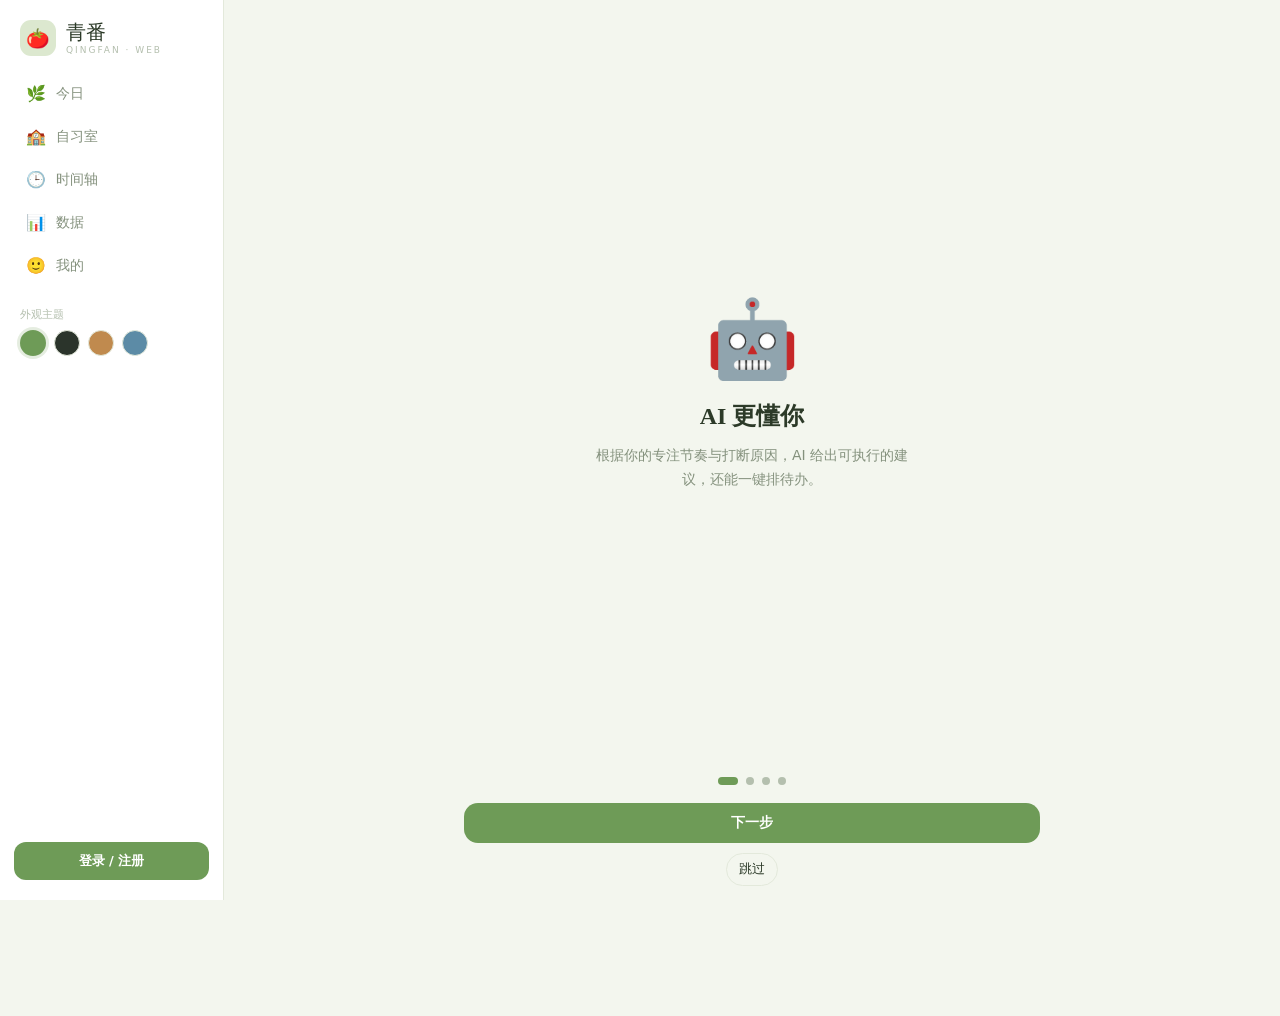
<file: index.html>
<!DOCTYPE html>
<html lang="zh-CN">
<head>
  <meta charset="UTF-8" />
  <meta name="viewport" content="width=device-width, initial-scale=1" />
  <title>青番 · AI 番茄钟</title>
  <meta http-equiv="refresh" content="0; url=app.html" />
  <script>location.replace('app.html');</script>
</head>
<body>
  正在进入青番… 若未自动跳转，请点 <a href="app.html">这里</a>。
</body>
</html>
</file>
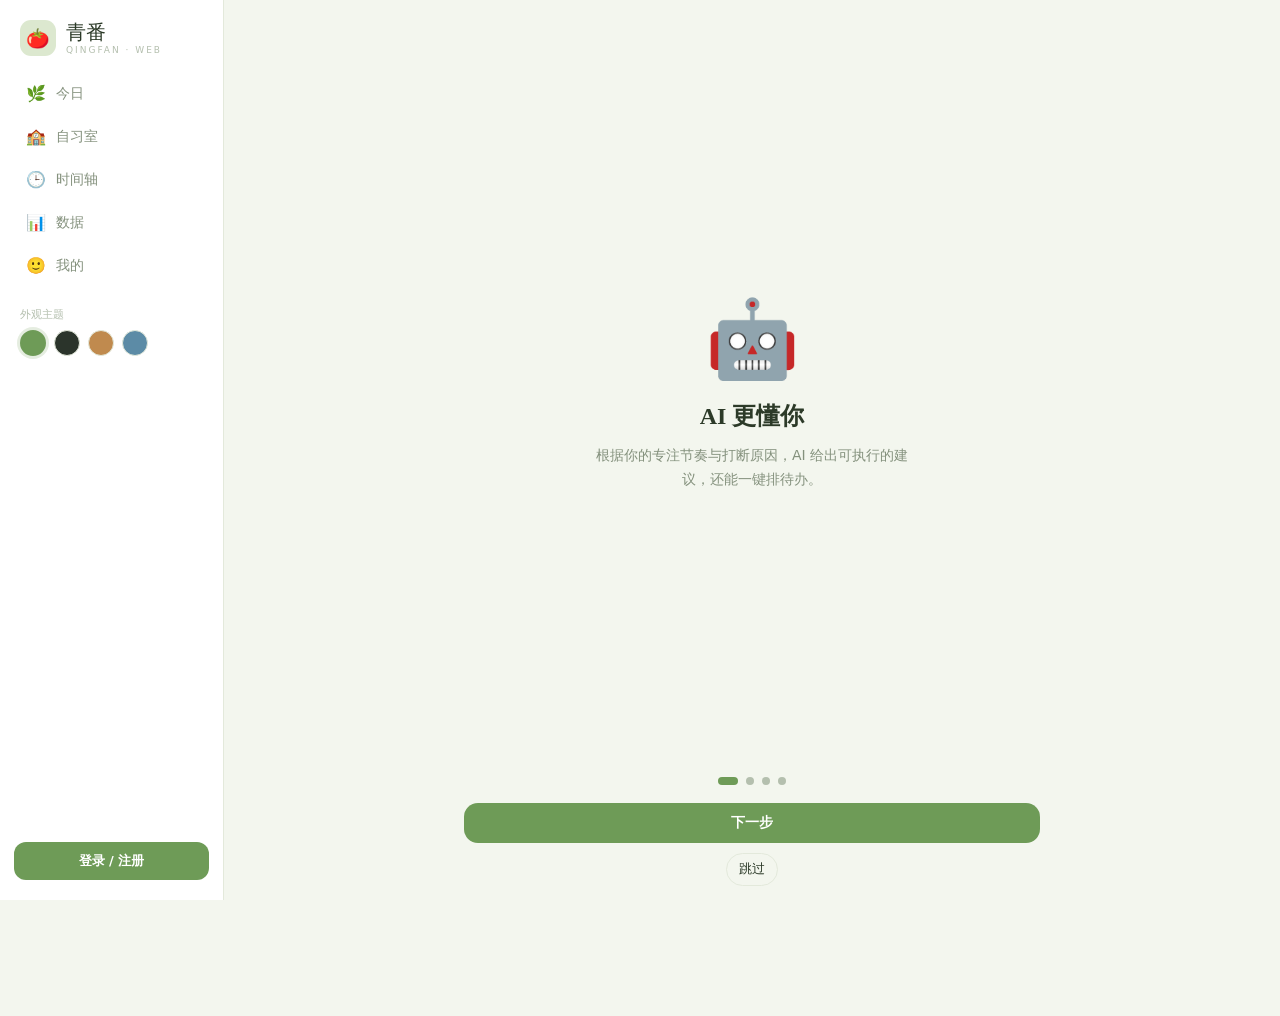
<file: app.html>
<!DOCTYPE html>
<html lang="zh-CN" data-theme="green">
<head>
  <meta charset="UTF-8" />
  <meta name="viewport" content="width=device-width, initial-scale=1, viewport-fit=cover" />
  <title>青番 · AI 番茄钟</title>
  <link rel="stylesheet" href="app.css" />
</head>
<body>
  <div class="app">
    <aside class="sidenav">
      <div class="sidenav__brand">
        <span class="sidenav__mark">🍅</span>
        <div>
          <div class="sidenav__name">青番</div>
          <div class="sidenav__en">QINGFAN · WEB</div>
        </div>
      </div>
      <nav class="sidenav__nav">
        <div class="sidenav__item" data-route="today"><span class="ic">🌿</span>今日</div>
        <div class="sidenav__item" data-route="studyroom"><span class="ic">🏫</span>自习室</div>
        <div class="sidenav__item" data-route="timeline"><span class="ic">🕒</span>时间轴</div>
        <div class="sidenav__item" data-route="data"><span class="ic">📊</span>数据</div>
        <div class="sidenav__item" data-route="me"><span class="ic">🙂</span>我的</div>
      </nav>
      <div class="sidenav__theme">
        <div class="sidenav__theme-label">外观主题</div>
        <div class="sidenav__dots" id="themeDots">
          <span data-th="green" title="青番绿"></span>
          <span data-th="dark" title="深夜墨"></span>
          <span data-th="dawn" title="晨光暖"></span>
          <span data-th="ocean" title="静谧蓝"></span>
        </div>
      </div>
      <div class="sidenav__spacer"></div>
      <button class="sidenav__login" id="userChip" type="button">登录 / 注册</button>
    </aside>

    <main class="main">
      <div class="main__inner" id="view"></div>
    </main>
  </div>

  <nav class="tabbar">
    <div class="tabbar__item" data-route="today"><span class="ic">🌿</span>今日</div>
    <div class="tabbar__item" data-route="studyroom"><span class="ic">🏫</span>自习室</div>
    <div class="tabbar__item" data-route="timeline"><span class="ic">🕒</span>时间轴</div>
    <div class="tabbar__item" data-route="data"><span class="ic">📊</span>数据</div>
    <div class="tabbar__item" data-route="me"><span class="ic">🙂</span>我的</div>
  </nav>

  <div id="modalRoot"></div>

  <script src="config.js"></script>
  <script src="auth.js"></script>
  <script src="api.js"></script>
  <script src="store.js"></script>
  <script src="app.js"></script>
</body>
</html>
</file>
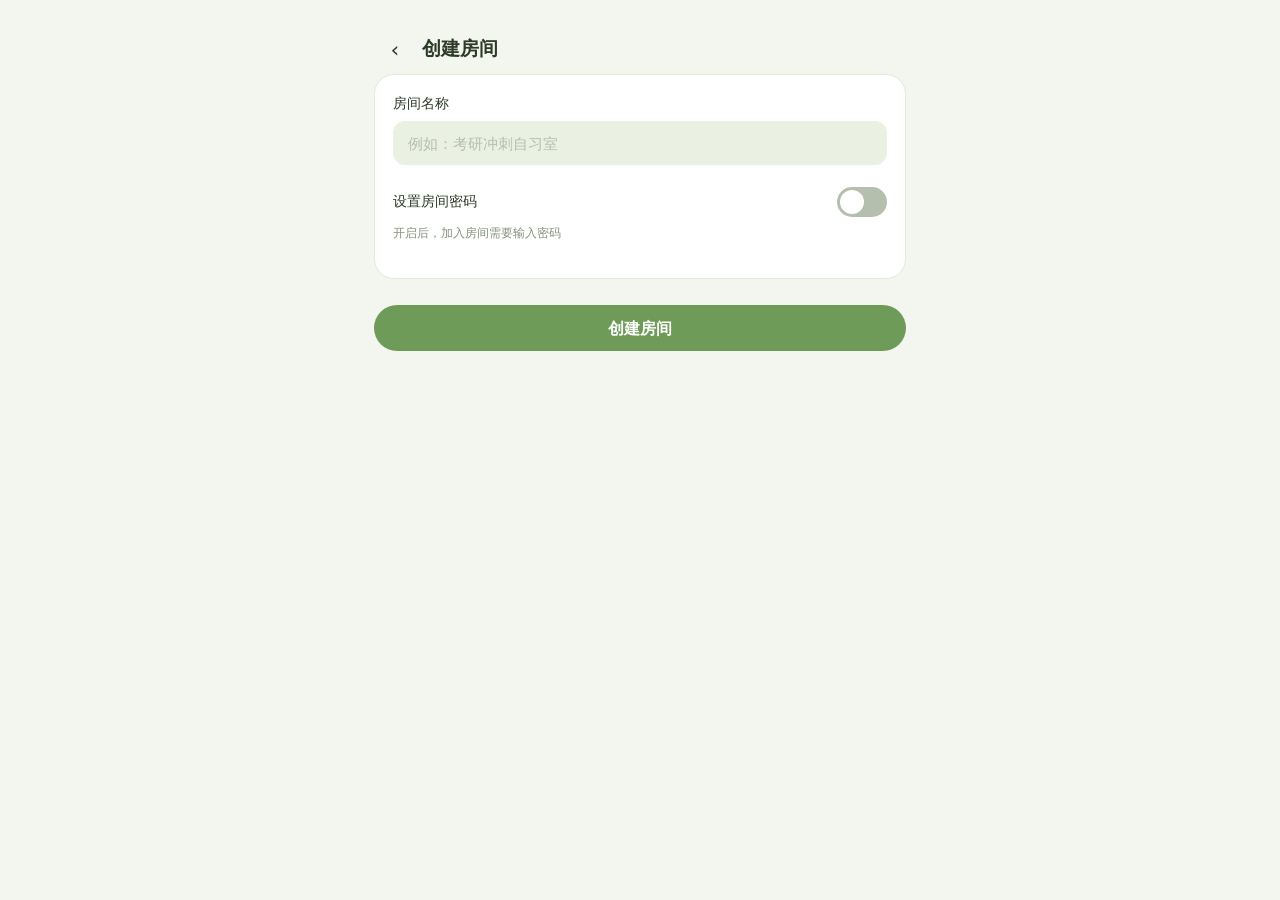
<file: create.html>
<!DOCTYPE html>
<html lang="zh-CN">
<head>
  <meta charset="UTF-8" />
  <meta name="viewport" content="width=device-width, initial-scale=1, viewport-fit=cover" />
  <title>创建房间</title>
  <link rel="stylesheet" href="styles.css" />
</head>
<body>
  <main class="page">
    <div class="topbar">
      <button class="topbar__back" id="back" type="button">‹</button>
      <div class="topbar__title">创建房间</div>
    </div>

    <div class="form-card">
      <div class="label">房间名称</div>
      <input class="input" id="name" placeholder="例如：考研冲刺自习室" maxlength="60" />

      <div class="switch-row">
        <div class="label no-margin">设置房间密码</div>
        <button class="switch" id="pwdSwitch" type="button" aria-pressed="false"></button>
      </div>
      <div class="hint">开启后，加入房间需要输入密码</div>

      <input class="input" id="password" placeholder="请输入房间密码" maxlength="32" type="password" hidden />
    </div>

    <button class="submit" id="submit" type="button">创建房间</button>
  </main>

  <script src="config.js"></script>
  <script src="auth.js"></script>
  <script src="api.js"></script>
  <script src="create.js"></script>
</body>
</html>
</file>
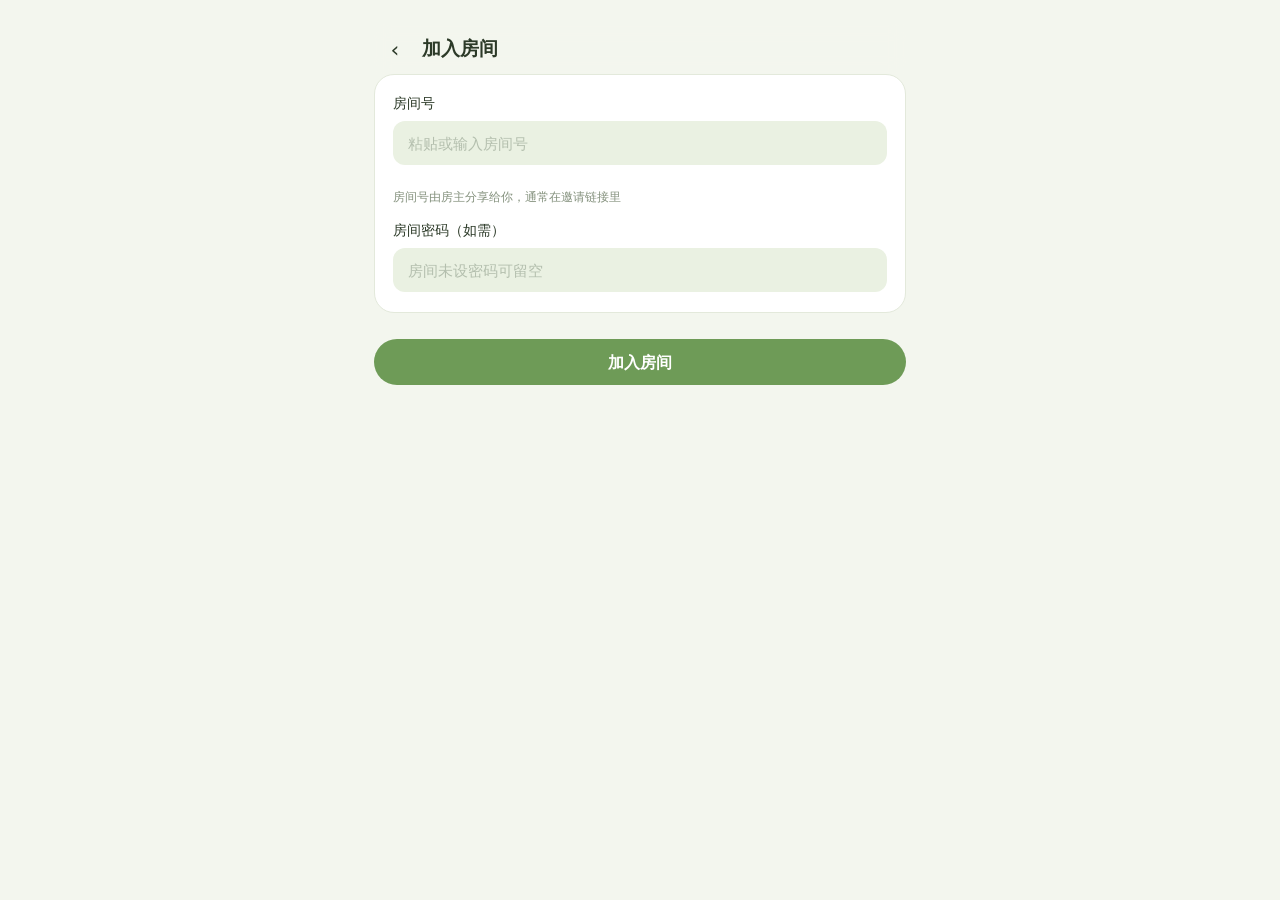
<file: join.html>
<!DOCTYPE html>
<html lang="zh-CN">
<head>
  <meta charset="UTF-8" />
  <meta name="viewport" content="width=device-width, initial-scale=1, viewport-fit=cover" />
  <title>加入房间</title>
  <link rel="stylesheet" href="styles.css" />
</head>
<body>
  <main class="page">
    <div class="topbar">
      <button class="topbar__back" id="back" type="button">‹</button>
      <div class="topbar__title">加入房间</div>
    </div>

    <div class="form-card">
      <div class="label">房间号</div>
      <input class="input with-gap" id="roomId" placeholder="粘贴或输入房间号" />
      <div class="hint">房间号由房主分享给你，通常在邀请链接里</div>

      <div class="label">房间密码（如需）</div>
      <input class="input" id="password" placeholder="房间未设密码可留空" maxlength="32" type="password" />
    </div>

    <button class="submit" id="submit" type="button">加入房间</button>
  </main>

  <script src="config.js"></script>
  <script src="auth.js"></script>
  <script src="api.js"></script>
  <script src="join.js"></script>
</body>
</html>
</file>
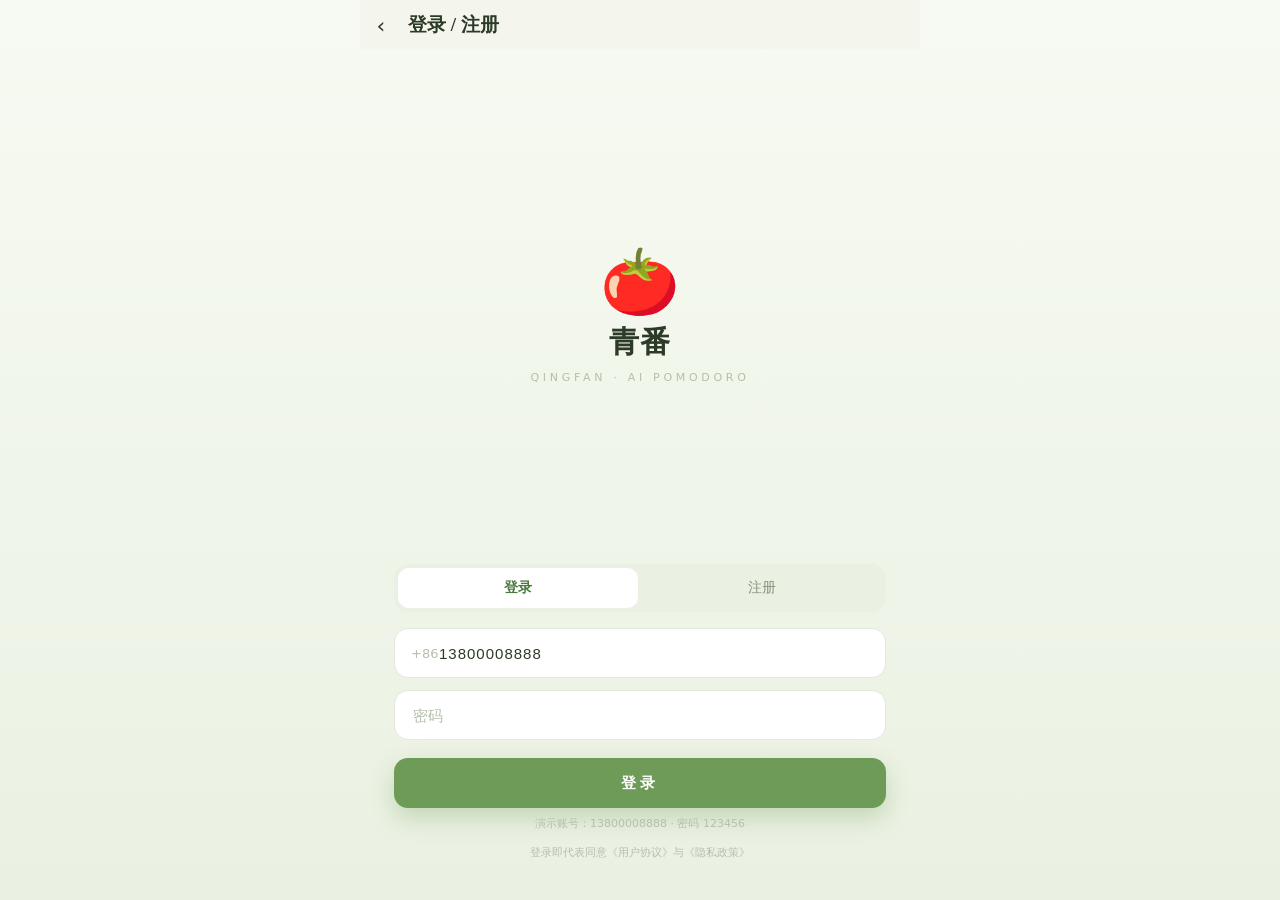
<file: login.html>
<!DOCTYPE html>
<html lang="zh-CN">
<head>
  <meta charset="UTF-8" />
  <meta name="viewport" content="width=device-width, initial-scale=1, viewport-fit=cover" />
  <title>登录 · 青番</title>
  <link rel="stylesheet" href="styles.css" />
</head>
<body class="login-body">
  <main class="login">
    <div class="topbar">
      <button class="topbar__back" id="back" type="button">‹</button>
      <div class="topbar__title">登录 / 注册</div>
    </div>

    <!-- 品牌 -->
    <div class="login__brand">
      <div class="login__tomato">🍅</div>
      <div class="login__name">青番</div>
      <div class="login__slogan">QINGFAN · AI POMODORO</div>
    </div>

    <!-- 已登录状态 -->
    <div class="login__panel" id="loggedPanel" hidden>
      <div class="login__logged">当前账号：<b id="loggedName"></b></div>
      <button class="login__btn" id="logoutBtn" type="button">退出登录</button>
    </div>

    <!-- 登录 / 注册 -->
    <div class="login__panel" id="authPanel">
      <div class="tabs">
        <button class="tab is-on" data-mode="login" type="button">登录</button>
        <button class="tab" data-mode="register" type="button">注册</button>
      </div>

      <!-- 登录 -->
      <div id="loginForm">
        <div class="field">
          <span class="field__prefix">+86</span>
          <input class="field__input" id="loginPhone" placeholder="手机号" maxlength="20" inputmode="numeric" />
        </div>
        <div class="field">
          <input class="field__input" id="loginPwd" type="password" placeholder="密码" maxlength="20" />
        </div>
        <button class="login__btn" id="doLogin" type="button">登录</button>
        <div class="login__demo">演示账号：13800008888 · 密码 123456</div>
      </div>

      <!-- 注册 -->
      <div id="registerForm" hidden>
        <div class="field">
          <input class="field__input" id="regName" placeholder="用户名" maxlength="20" />
        </div>
        <div class="field">
          <span class="field__prefix">+86</span>
          <input class="field__input" id="regPhone" placeholder="手机号" maxlength="20" inputmode="numeric" />
        </div>
        <div class="field">
          <input class="field__input" id="regPwd" type="password" placeholder="密码（至少 6 位）" maxlength="20" />
        </div>
        <div class="field">
          <input class="field__input" id="regPwd2" type="password" placeholder="确认密码" maxlength="20" />
        </div>
        <div class="field">
          <input class="field__input" id="regCode" placeholder="验证码" maxlength="6" inputmode="numeric" />
          <button class="code-btn" id="sendCode" type="button">获取验证码</button>
        </div>
        <button class="login__btn" id="doRegister" type="button">注册</button>
        <div class="login__demo">演示验证码：1234</div>
      </div>

      <div class="login__agree">登录即代表同意《用户协议》与《隐私政策》</div>
    </div>
  </main>

  <script src="config.js"></script>
  <script src="auth.js"></script>
  <script src="api.js"></script>
  <script src="login.js"></script>
</body>
</html>
</file>
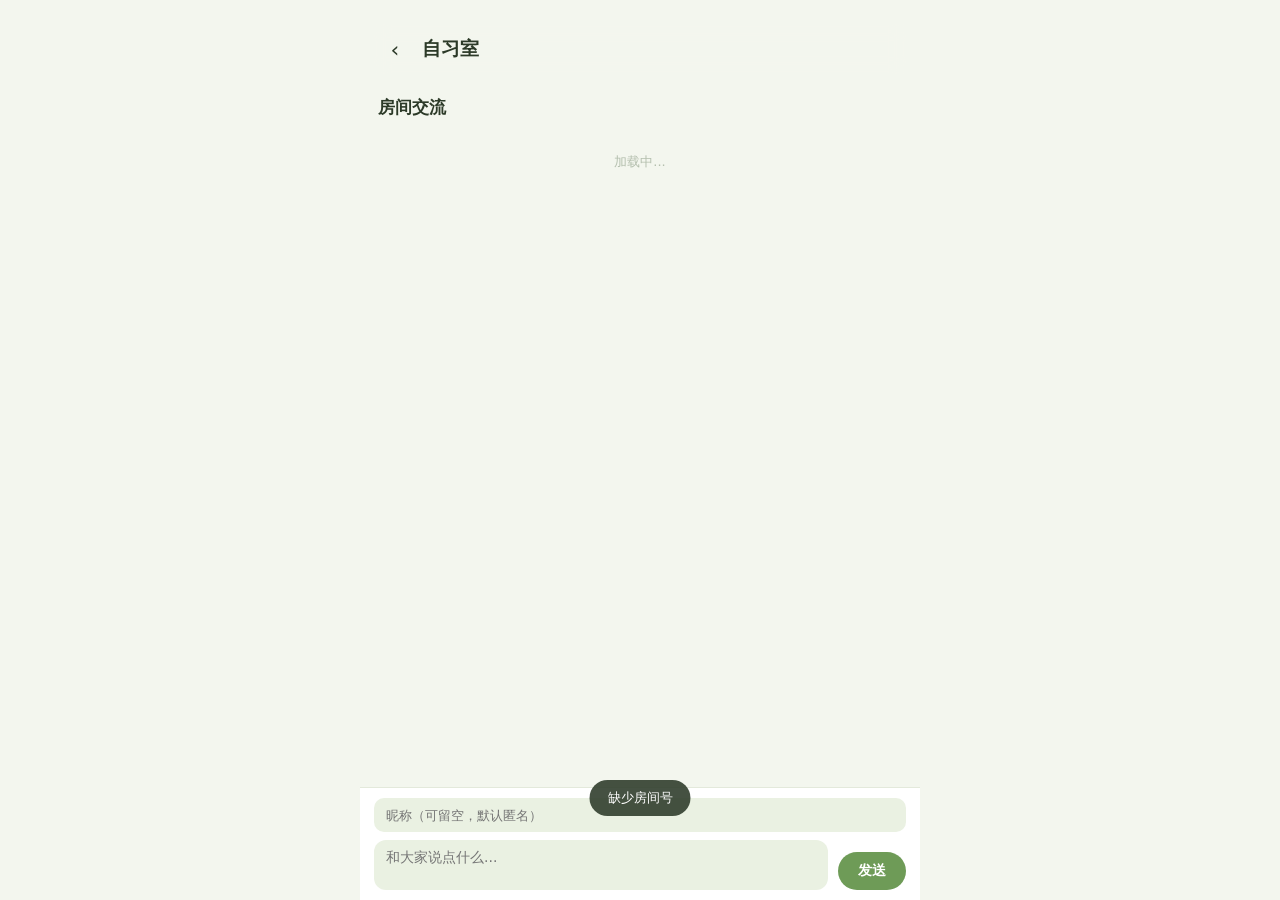
<file: room.html>
<!DOCTYPE html>
<html lang="zh-CN">
<head>
  <meta charset="UTF-8" />
  <meta name="viewport" content="width=device-width, initial-scale=1, viewport-fit=cover" />
  <title>自习室</title>
  <link rel="stylesheet" href="styles.css" />
</head>
<body>
  <main class="page" style="padding-bottom: 160px;">
    <div class="topbar">
      <button class="topbar__back" id="back" type="button">‹</button>
      <div class="topbar__title" id="navTitle">自习室</div>
    </div>

    <div class="room-card" id="roomCard" hidden>
      <div class="room-head">
        <div class="room-name" id="roomName"></div>
        <div class="tag locked" id="roomLocked" hidden>有密码</div>
      </div>
      <div class="room-sub">
        <span id="memberCount">0</span> 位成员
        <span class="link" id="toggleMembers">查看成员</span>
      </div>
      <div class="members" id="members" hidden></div>
      <div class="room-actions">
        <button class="mini-btn" id="invite" type="button">邀请同学</button>
        <button class="mini-btn" id="copyId" type="button">复制房间号</button>
        <button class="mini-btn danger" id="deleteRoom" type="button" hidden>解散房间</button>
        <button class="mini-btn" id="leaveRoom" type="button" hidden>退出房间</button>
      </div>
    </div>

    <div class="section-title">房间交流</div>
    <div class="list" id="list"></div>
    <div class="tip" id="tip">加载中...</div>

    <div class="footer">
      <div class="reply-bar" id="replyBar" hidden>
        <span>回复 @<span id="replyName"></span></span>
        <span class="reply-cancel" id="cancelReply">取消</span>
      </div>
      <input class="nickname-input" id="nickname" placeholder="昵称（可留空，默认匿名）" maxlength="20" />
      <div class="input-row">
        <textarea class="content-input" id="content" placeholder="和大家说点什么..." maxlength="500"></textarea>
        <button class="submit-btn" id="submit" type="button">发送</button>
      </div>
    </div>
  </main>

  <script src="config.js"></script>
  <script src="auth.js"></script>
  <script src="api.js"></script>
  <script src="room.js"></script>
</body>
</html>
</file>
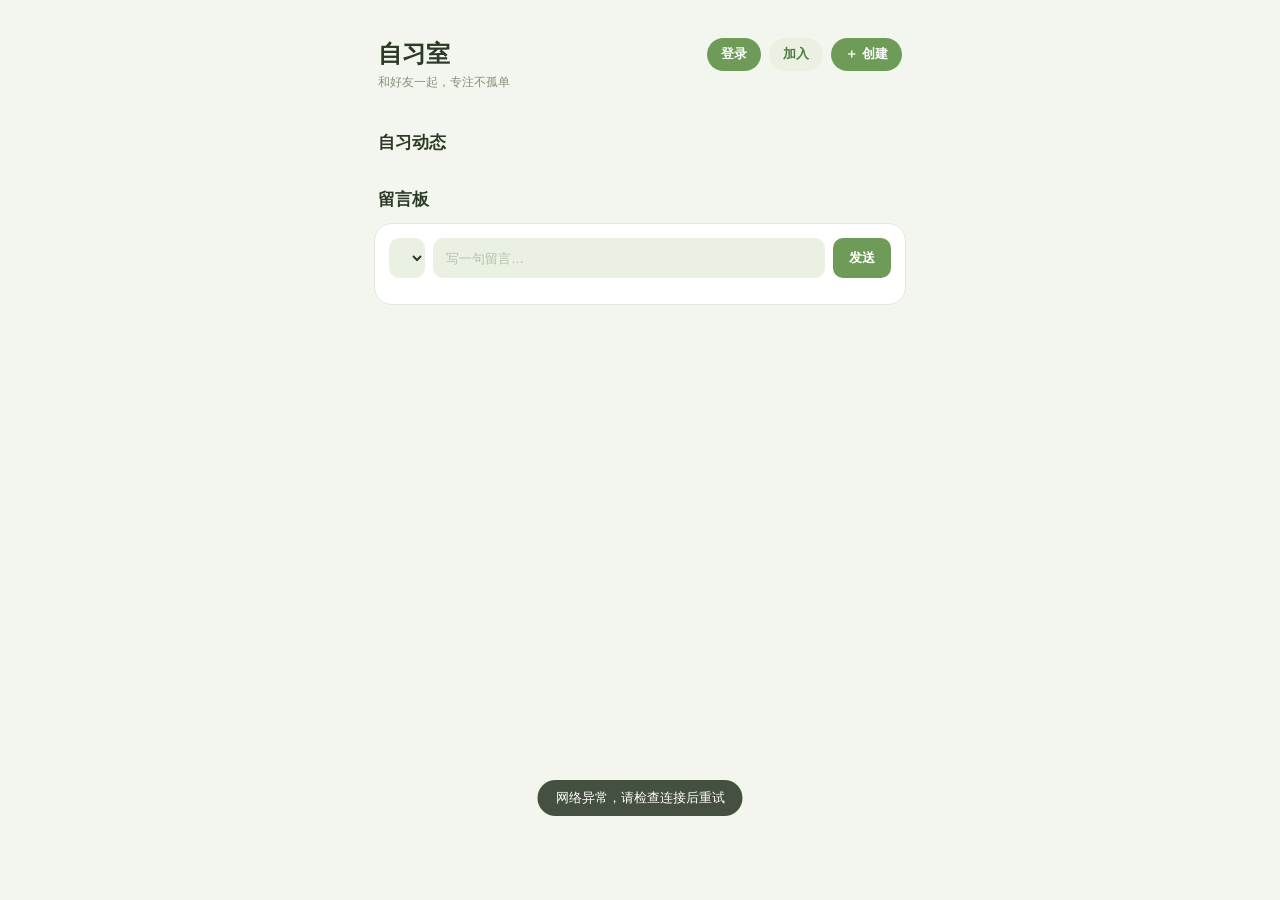
<file: studyroom.html>
<!DOCTYPE html>
<html lang="zh-CN">
<head>
  <meta charset="UTF-8" />
  <meta name="viewport" content="width=device-width, initial-scale=1, viewport-fit=cover" />
  <title>自习室</title>
  <link rel="stylesheet" href="styles.css" />
</head>
<body>
  <main class="page">
    <!-- 顶栏 -->
    <div class="sr-head">
      <div class="sr-head__txt">
        <div class="sr-head__title">自习室</div>
        <div class="sr-head__sub">和好友一起，专注不孤单</div>
      </div>
      <div class="sr-head__actions">
        <button class="pill pill--ghost" id="userBtn" type="button">登录</button>
        <button class="pill pill--ghost" id="joinRoom" type="button">加入</button>
        <button class="pill pill--leaf" id="createRoom" type="button">＋ 创建</button>
      </div>
    </div>

    <!-- 我的自习室 -->
    <div id="mineWrap"></div>

    <!-- 自习动态 -->
    <div class="section-title">自习动态</div>
    <div class="feed" id="feed"></div>

    <!-- 留言板 -->
    <div class="section-title">留言板</div>
    <div class="board">
      <div class="board__row">
        <select class="board__room" id="boardRoom"></select>
        <input class="board__input" id="boardInput" placeholder="写一句留言…" maxlength="500" />
        <button class="board__send" id="boardSend" type="button">发送</button>
      </div>
      <div class="board__list" id="boardList"></div>
    </div>

    <!-- 好友的自习室 -->
    <div class="section-title" id="otherTitle" hidden>好友的自习室</div>
    <div class="rooms" id="otherRooms"></div>

    <div class="empty" id="empty" hidden>还没有自习室，点右上角「＋ 创建」开始吧</div>
    <div class="empty" id="loading">加载中...</div>
  </main>

  <!-- 创建弹窗 -->
  <div class="modal" id="createModal" hidden>
    <div class="modal__mask" data-close></div>
    <div class="modal__panel">
      <div class="modal__title">创建自习室</div>
      <div class="modal__hint">起个名字，选个主题，喊上好友一起学</div>
      <input class="modal__input" id="newName" placeholder="自习室名称" maxlength="60" />
      <div class="theme-row" id="themeRow">
        <button class="theme-chip is-on" data-theme="共学" type="button">📚<span>共学</span></button>
        <button class="theme-chip" data-theme="晨读" type="button">🌅<span>晨读</span></button>
        <button class="theme-chip" data-theme="冲刺" type="button">🔥<span>冲刺</span></button>
        <button class="theme-chip" data-theme="静心" type="button">🌙<span>静心</span></button>
      </div>
      <div class="modal__actions">
        <button class="modal__btn" data-close type="button">取消</button>
        <button class="modal__btn modal__btn--primary" id="doCreate" type="button">创建</button>
      </div>
    </div>
  </div>

  <!-- 确认弹窗（解散 / 退出） -->
  <div class="modal" id="confirmModal" hidden>
    <div class="modal__mask" data-close></div>
    <div class="modal__panel">
      <div class="modal__title" id="cfmTitle">删除自习室？</div>
      <div class="modal__hint" id="cfmText"></div>
      <div class="modal__actions">
        <button class="modal__btn" data-close type="button">取消</button>
        <button class="modal__btn modal__btn--danger" id="cfmOk" type="button">删除</button>
      </div>
    </div>
  </div>

  <script src="config.js"></script>
  <script src="auth.js"></script>
  <script src="api.js"></script>
  <script src="home.js"></script>
</body>
</html>
</file>
<file: app.css>
/* 青番 Web · 应用外壳 + 4 套主题令牌（对齐 ThemeDef） */

:root,
[data-theme="green"] {
  --bg: #f3f6ee; --surface: #ffffff; --surface2: #eaf1e2;
  --ink: #2c3a28; --ink2: #84917d; --ink3: #b4bfae;
  --leaf: #6e9b57; --leaf-deep: #4c7a3e; --leaf-soft: #dce8cf;
  --tomato: #e07a5f; --tomato-soft: #f6e1d6;
  --line: #e3e9db; --gold: #d9a441; --gold-soft: #f4e8ce;
  --stage-bg: #edf2e8; --brand1: #f7faf2; --brand2: #eaf1e2; --bar: rgba(255,255,255,.96);
}
[data-theme="dark"] {
  --bg: #171c17; --surface: #212822; --surface2: #2b342b;
  --ink: #e6ede3; --ink2: #97a392; --ink3: #677262;
  --leaf: #8cb56f; --leaf-deep: #a9cc8f; --leaf-soft: #33412f;
  --tomato: #ed8e72; --tomato-soft: #4a332b;
  --line: #333d32; --gold: #e2b65f; --gold-soft: #463a24;
  --stage-bg: #0f130e; --brand1: #1a211a; --brand2: #121712; --bar: rgba(33,40,34,.96);
}
[data-theme="dawn"] {
  --bg: #fbf3e9; --surface: #fffdf9; --surface2: #f3e7d7;
  --ink: #4a3a2b; --ink2: #9a8a76; --ink3: #c4b5a2;
  --leaf: #c08a4e; --leaf-deep: #a8743c; --leaf-soft: #efdfc6;
  --tomato: #d96b4e; --tomato-soft: #f6e1d6;
  --line: #ede0ce; --gold: #d9a441; --gold-soft: #f4e8ce;
  --stage-bg: #efe6d8; --brand1: #fcf6ec; --brand2: #f1e6d4; --bar: rgba(255,253,249,.96);
}
[data-theme="ocean"] {
  --bg: #eef3f6; --surface: #ffffff; --surface2: #e2ecf2;
  --ink: #26343f; --ink2: #7c8e9a; --ink3: #aebfc8;
  --leaf: #5c8ba6; --leaf-deep: #42718c; --leaf-soft: #d8e6ee;
  --tomato: #e07a5f; --tomato-soft: #f6e1d6;
  --line: #dee8ee; --gold: #d9a441; --gold-soft: #f4e8ce;
  --stage-bg: #e4ecf1; --brand1: #f3f8fa; --brand2: #e4eef3; --bar: rgba(255,255,255,.96);
}

* { box-sizing: border-box; }
[hidden] { display: none !important; }

html, body {
  margin: 0;
  background: var(--bg);
  color: var(--ink);
  font-family: system-ui, -apple-system, "Segoe UI", "PingFang SC", "Microsoft YaHei", sans-serif;
  -webkit-font-smoothing: antialiased;
}
button, input, textarea, select { font-family: inherit; color: inherit; }
a { color: inherit; text-decoration: none; }
h1, h2, h3, .display { font-family: Georgia, "Times New Roman", "Songti SC", "SimSun", serif; }

/* ===== 布局外壳 ===== */
.app { display: flex; min-height: 100vh; }

.sidenav {
  flex: none;
  width: 224px;
  padding: 20px 14px;
  background: var(--surface);
  border-right: 1px solid var(--line);
  position: sticky; top: 0; height: 100vh;
  display: flex; flex-direction: column;
}
.sidenav__brand { display: flex; align-items: center; gap: 10px; padding: 0 6px 18px; }
.sidenav__mark {
  width: 36px; height: 36px; flex: none; border-radius: 11px;
  background: var(--leaf-soft);
  display: flex; align-items: center; justify-content: center; font-size: 19px;
}
.sidenav__name { font-family: Georgia, "Songti SC", "SimSun", serif; font-size: 20px; color: var(--ink); line-height: 1.1; }
.sidenav__en { font-size: 9px; letter-spacing: 2px; color: var(--ink3); margin-top: 2px; }
.sidenav__nav { display: flex; flex-direction: column; gap: 4px; }
.sidenav__item {
  display: flex; align-items: center; gap: 10px;
  padding: 10px 12px; border-radius: 12px;
  font-size: 13.5px; color: var(--ink2); cursor: pointer;
  transition: background .15s ease, color .15s ease;
}
.sidenav__item:hover { background: var(--surface2); color: var(--ink); }
.sidenav__item.is-on { background: var(--leaf-soft); color: var(--leaf-deep); font-weight: 600; }
.sidenav__item .ic { width: 20px; text-align: center; font-size: 16px; }

.sidenav__theme { margin-top: 22px; padding: 0 6px; }
.sidenav__theme-label { font-size: 11px; color: var(--ink3); margin-bottom: 8px; }
.sidenav__dots { display: flex; gap: 8px; }
.sidenav__dots span { width: 26px; height: 26px; border-radius: 50%; cursor: pointer; border: 1px solid var(--line); }
.sidenav__dots span:nth-child(1) { background: #6e9b57; }
.sidenav__dots span:nth-child(2) { background: #2b342b; }
.sidenav__dots span:nth-child(3) { background: #c08a4e; }
.sidenav__dots span:nth-child(4) { background: #5c8ba6; }
.sidenav__dots span.is-on { border: 2px solid var(--leaf); box-shadow: 0 0 0 3px rgba(110, 155, 87, 0.18); }

.sidenav__spacer { flex: 1; }
.sidenav__login {
  width: 100%; padding: 10px 12px; border-radius: 12px; border: none;
  background: var(--leaf); color: #fff; font-size: 13px; font-weight: 600; cursor: pointer;
  transition: background .15s ease;
}
.sidenav__login.is-in { background: var(--surface2); color: var(--ink2); font-weight: 500; }
.sidenav__login:hover { filter: brightness(.97); }

.main { flex: 1; min-width: 0; }
.main__inner { max-width: 680px; margin: 0 auto; padding: 26px 22px 90px; }

.tabbar { display: none; }

@media (max-width: 900px) {
  .sidenav { display: none; }
  .main__inner { padding: 16px 16px 90px; }
  .tabbar {
    display: flex;
    position: fixed; left: 0; right: 0; bottom: 0; z-index: 50;
    background: var(--bar); backdrop-filter: blur(10px);
    border-top: 1px solid var(--line);
    padding: 6px 4px calc(6px + env(safe-area-inset-bottom));
  }
  .tabbar__item {
    flex: 1; display: flex; flex-direction: column; align-items: center; gap: 2px;
    font-size: 10.5px; color: var(--ink3); padding: 6px 0; cursor: pointer;
  }
  .tabbar__item .ic { font-size: 18px; }
  .tabbar__item.is-on { color: var(--leaf-deep); font-weight: 600; }
}

/* ===== 通用组件 ===== */
.card { background: var(--surface); border: 1px solid var(--line); border-radius: 18px; padding: 16px; }
.card + .card { margin-top: 14px; }
.section-title { font-family: Georgia, serif; font-size: 16px; font-weight: 700; color: var(--ink); margin: 22px 2px 12px; }
.muted { color: var(--ink2); }
.muted3 { color: var(--ink3); }
.row { display: flex; align-items: center; gap: 10px; }
.between { display: flex; align-items: center; justify-content: space-between; gap: 10px; }
.grow { flex: 1; min-width: 0; }
.center { text-align: center; }

.btn { border: none; border-radius: 14px; padding: 11px 18px; font-size: 14px; cursor: pointer; background: var(--surface2); color: var(--ink); }
.btn:hover { filter: brightness(.97); }
.btn--primary { background: var(--leaf); color: #fff; font-weight: 600; }
.btn--primary:hover { background: var(--leaf-deep); }
.btn--ghost { background: transparent; border: 1px solid var(--line); }
.btn--danger { background: var(--tomato); color: #fff; }
.btn--sm { padding: 7px 12px; font-size: 12.5px; border-radius: 999px; }
.btn:disabled { opacity: .6; cursor: default; }

.pill { border-radius: 999px; padding: 5px 12px; font-size: 12px; background: var(--leaf-soft); color: var(--leaf-deep); border: none; cursor: pointer; }
.pill.is-on { background: var(--leaf); color: #fff; }
.tag { border-radius: 999px; padding: 2px 9px; font-size: 10.5px; font-weight: 500; background: var(--surface2); color: var(--ink2); }
.tag--gold { background: var(--gold-soft); color: var(--gold); }
.tag--tomato { background: var(--tomato-soft); color: var(--tomato); }
.tag--leaf { background: var(--leaf-soft); color: var(--leaf-deep); }

.input, .textarea, .select {
  width: 100%; background: var(--surface2); border: 1px solid transparent;
  border-radius: 12px; padding: 11px 13px; font-size: 14px; outline: none;
}
.input:focus, .textarea:focus, .select:focus { border-color: var(--leaf); background: var(--surface); }
.textarea { resize: vertical; min-height: 84px; }

.progress { height: 8px; border-radius: 999px; background: var(--surface2); overflow: hidden; }
.progress__bar { height: 100%; background: var(--leaf); border-radius: 999px; transition: width .3s ease; }

.ic-round { width: 38px; height: 38px; border-radius: 50%; display: flex; align-items: center; justify-content: center; background: var(--leaf-soft); color: var(--leaf-deep); font-weight: 700; }

.divider { height: 1px; background: var(--line); margin: 12px 0; }
.empty-hint { text-align: center; color: var(--ink3); font-size: 13px; padding: 30px 16px; }

/* ===== 今日 ===== */
.greet__date { font-size: 12px; color: var(--ink2); letter-spacing: .5px; }
.greet__hi { font-family: Georgia, serif; font-size: 24px; font-weight: 700; margin-top: 4px; }
.overview { display: flex; }
.overview__cell { flex: 1; text-align: center; padding: 4px 0; }
.overview__cell + .overview__cell { border-left: 1px solid var(--line); }
.overview__num { font-family: Georgia, serif; font-size: 22px; font-weight: 700; color: var(--ink); }
.overview__lbl { font-size: 11px; color: var(--ink3); margin-top: 2px; }

.aicard { background: linear-gradient(135deg, var(--leaf-deep), var(--leaf)); color: #fff; border: none; }
.aicard .btn { background: rgba(255,255,255,.9); color: var(--leaf-deep); }

.task { display: flex; align-items: center; gap: 12px; padding: 13px 14px; background: var(--surface); border: 1px solid var(--line); border-radius: 16px; }
.task + .task { margin-top: 10px; }
.task.is-done { opacity: .55; }
.task.is-done .task__title { text-decoration: line-through; }
.task__check { flex: none; width: 24px; height: 24px; border-radius: 50%; border: 2px solid var(--leaf); background: transparent; cursor: pointer; display: flex; align-items: center; justify-content: center; color: #fff; }
.task.is-done .task__check { background: var(--leaf); }
.task__title { font-size: 14.5px; font-weight: 600; color: var(--ink); }
.task__meta { font-size: 11.5px; color: var(--ink3); margin-top: 3px; }
.task--drag { outline: 2px dashed var(--leaf); }

/* ===== 专注 ===== */
.focus-screen {
  position: relative;
  min-height: calc(100vh - 60px);
  display: flex; flex-direction: column;
  background: linear-gradient(160deg, var(--brand1), var(--brand2));
  border: 1px solid var(--line); border-radius: 24px;
  padding: 16px 18px 30px; color: var(--ink);
}
.focus-screen__top { display: flex; align-items: center; gap: 10px; }
.focus-screen__sub {
  flex: 1; min-width: 0; text-align: center;
  font-family: Georgia, "Songti SC", serif; font-size: 15px; color: var(--ink);
  overflow: hidden; text-overflow: ellipsis; white-space: nowrap;
}
.focus-screen__no { flex: none; font-size: 11.5px; color: var(--ink3); }
.focus-screen .focus-top__back { color: var(--ink); }
.focus-screen .focus-top__back:hover { background: var(--surface2); }
.focus-screen__body { flex: 1; display: flex; flex-direction: column; align-items: center; justify-content: center; margin-top: 6px; }

.focus-top { display: flex; align-items: center; gap: 10px; }
.focus-top__back {
  flex: none; width: 34px; height: 34px; border: none; border-radius: 10px;
  background: transparent; font-size: 22px; color: var(--ink); cursor: pointer;
}
.focus-top__back:hover { background: var(--surface2); }
.focus-top__title {
  flex: 1; min-width: 0; font-family: Georgia, "Songti SC", serif; font-size: 16px; color: var(--ink);
  overflow: hidden; text-overflow: ellipsis; white-space: nowrap;
}
.focus-top__no { flex: none; font-size: 11.5px; color: var(--ink3); }

.focus-stage {
  border-radius: 26px; padding: 22px 20px 24px; color: #fff; text-align: center;
  position: relative; overflow: hidden; margin-top: 14px;
  background: linear-gradient(160deg, #4c7a3e, #6e9b57);
  box-shadow: 0 18px 44px rgba(30, 40, 26, 0.14);
}
.focus-ring { position: relative; width: 230px; height: 230px; margin: 2px auto 0; }
.focus-ring svg { display: block; overflow: visible; }
.focus-ring__time { position: absolute; inset: 0; display: flex; flex-direction: column; align-items: center; justify-content: center; color: #fff; }
.focus-ring__time b {
  font-family: Georgia, serif; font-size: 40px; letter-spacing: 0.02em;
  text-shadow: 0 2px 12px rgba(0, 0, 0, 0.28);
}
.focus-ring__time span { font-size: 12px; margin-top: 4px; color: rgba(255, 255, 255, 0.9); }

.focus-stage .pill { background: rgba(255, 255, 255, 0.22); color: #fff; border: 1px solid transparent; }
.focus-stage .pill.is-on { background: rgba(255, 255, 255, 0.92); color: var(--tomato); font-weight: 700; }

.focus-ctl { display: flex; align-items: center; justify-content: center; gap: 12px; margin-top: 18px; }
.focus-btn {
  border: none; border-radius: 999px; padding: 14px 36px; font-size: 16px; font-weight: 700;
  color: #fff; background: var(--leaf); cursor: pointer;
  box-shadow: 0 12px 26px rgba(110, 155, 87, 0.32); transition: transform .12s ease, background .15s ease;
}
.focus-btn:hover { background: var(--leaf-deep); transform: translateY(-1px); }
.focus-btn.is-run {
  color: var(--leaf-deep); background: var(--surface);
  border: 1px solid var(--leaf); box-shadow: none;
}
.focus-exit { border: none; background: transparent; color: var(--ink2); font-size: 13px; cursor: pointer; }
.focus-exit:hover { color: var(--ink); text-decoration: underline; }

.pick-row { display: flex; gap: 12px; }
.bg-pick { flex: 1; cursor: pointer; display: flex; flex-direction: column; gap: 6px; align-items: center; }
.bg-pick__swatch { width: 100%; height: 46px; border-radius: 12px; border: 2px solid transparent; transition: all .18s ease; }
.bg-pick.is-on .bg-pick__swatch { border-color: var(--leaf); box-shadow: 0 0 0 3px rgba(110, 155, 87, 0.18); }
.bg-pick__name { font-size: 11.5px; color: var(--ink2); }
.bg-pick.is-on .bg-pick__name { color: var(--leaf-deep); font-weight: 600; }

.noise-pick {
  flex: 1; cursor: pointer; display: flex; flex-direction: column; gap: 4px; align-items: center;
  padding: 10px 0; border-radius: 12px; background: var(--surface2); border: 1px solid transparent;
  transition: all .18s ease;
}
.noise-pick.is-on { background: var(--leaf-soft); border-color: var(--leaf); }
.noise-pick__icon { font-size: 18px; }
.noise-pick__name { font-size: 11.5px; color: var(--ink2); }
.noise-pick.is-on .noise-pick__name { color: var(--leaf-deep); font-weight: 600; }

/* ===== 我的 ===== */
.forest { display: grid; grid-template-columns: repeat(auto-fill, minmax(34px, 1fr)); gap: 6px; }
.forest span { font-size: 22px; text-align: center; filter: grayscale(1) opacity(.35); }
.forest span.on { filter: none; }
.badges { display: grid; grid-template-columns: repeat(auto-fill, minmax(96px, 1fr)); gap: 10px; }
.badge { text-align: center; padding: 12px 6px; border-radius: 14px; background: var(--surface); border: 1px solid var(--line); }
.badge.off { opacity: .5; }
.badge__icon { font-size: 26px; }

/* ===== 时间轴 / 数据 ===== */
.timeline__item { display: flex; gap: 12px; padding: 12px 0; border-bottom: 1px solid var(--line); }
.chart-legend { display: flex; flex-wrap: wrap; gap: 10px; font-size: 12px; color: var(--ink2); }
.chart-legend i { display: inline-block; width: 10px; height: 10px; border-radius: 3px; margin-right: 5px; }

/* ===== 留言 ===== */
.msg { display: flex; gap: 10px; }
.msg__avatar { flex: none; width: 34px; height: 34px; border-radius: 50%; background: var(--leaf-soft); color: var(--leaf-deep); display: flex; align-items: center; justify-content: center; font-weight: 600; font-size: 13px; }
.msg__text { font-size: 14px; line-height: 1.55; word-break: break-word; white-space: pre-wrap; }
.msg__meta { font-size: 11px; color: var(--ink3); }

/* ===== 弹窗 / Toast ===== */
.modal { position: fixed; inset: 0; z-index: 100; display: flex; align-items: center; justify-content: center; }
.modal__mask { position: absolute; inset: 0; background: rgba(30, 40, 26, .42); }
.modal__panel { position: relative; width: 320px; max-width: 90vw; max-height: 86vh; overflow: auto; background: var(--surface); border-radius: 20px; padding: 20px; box-shadow: 0 18px 50px rgba(30, 40, 26, .25); }
.modal__title { font-family: Georgia, serif; font-size: 17px; font-weight: 700; }
.modal__actions { display: flex; gap: 10px; margin-top: 18px; }
.modal__actions .btn { flex: 1; }

.toast { position: fixed; left: 50%; bottom: 90px; transform: translate(-50%, 8px); background: rgba(44,58,40,.9); color: #fff; font-size: 13px; padding: 9px 18px; border-radius: 999px; opacity: 0; transition: opacity .2s, transform .2s; pointer-events: none; z-index: 999; }
.toast.is-show { opacity: 1; transform: translate(-50%, 0); }

/* ===== 引导 ===== */
.onboard { min-height: 100vh; display: flex; flex-direction: column; }
.onboard__slide { flex: 1; display: flex; flex-direction: column; align-items: center; justify-content: center; text-align: center; padding: 40px 30px; }
.onboard__emoji { font-size: 76px; }
.onboard__title { font-family: Georgia, serif; font-size: 24px; font-weight: 700; margin-top: 16px; }
.onboard__desc { color: var(--ink2); font-size: 14px; line-height: 1.7; margin-top: 12px; max-width: 340px; }
.onboard__dots { display: flex; gap: 8px; justify-content: center; padding: 18px; }
.onboard__dots i { width: 8px; height: 8px; border-radius: 50%; background: var(--ink3); cursor: pointer; }
.onboard__dots i.on { background: var(--leaf); width: 20px; border-radius: 999px; }
.onboard__foot { padding: 0 30px 40px; }
</file>
<file: styles.css>
/* 青番 Web · 视觉风格对齐鸿蒙端（青番绿主题：暖绿 + 衬线标题 + 大圆角卡片） */

:root {
  --leaf: #6e9b57;
  --leaf-deep: #4c7a3e;
  --leaf-soft: #dce8cf;
  --tomato: #e07a5f;
  --tomato-soft: #f6e1d6;
  --gold: #d9a441;

  --bg: #f3f6ee;
  --card: #ffffff;
  --surface2: #eaf1e2;
  --ink: #2c3a28;
  --ink2: #84917d;
  --ink3: #b4bfae;
  --line: #e3e9db;

  --radius: 18px;
  --radius-lg: 20px;
  --font-display: Georgia, "Times New Roman", "Songti SC", "SimSun", serif;
}

* { box-sizing: border-box; }

/* 关键：class 里的 display 会覆盖 hidden 属性，这里统一兜底 */
[hidden] { display: none !important; }

html, body {
  margin: 0;
  background: var(--bg);
  color: var(--ink);
  font-family: system-ui, -apple-system, "Segoe UI", "PingFang SC", "Microsoft YaHei", sans-serif;
  -webkit-font-smoothing: antialiased;
}

a { color: inherit; text-decoration: none; }
button { font-family: inherit; }

.page {
  max-width: 560px;
  margin: 0 auto;
  padding: 12px 14px 60px;
  min-height: 100vh;
}

/* 顶部栏 */
.topbar {
  position: sticky;
  top: 0;
  z-index: 10;
  display: flex;
  align-items: center;
  gap: 10px;
  height: 50px;
  padding: 0 4px;
  background: rgba(243, 246, 238, 0.92);
  backdrop-filter: blur(8px);
}
.topbar__back {
  width: 34px;
  height: 34px;
  border: none;
  background: transparent;
  font-size: 22px;
  color: var(--ink);
  cursor: pointer;
  border-radius: 10px;
}
.topbar__back:hover { background: var(--surface2); }
.topbar__title { font-family: var(--font-display); font-size: 19px; font-weight: 600; color: var(--ink); }

/* 首页头部（渐变卡） */
.banner {
  background: linear-gradient(135deg, var(--leaf-deep), var(--leaf));
  border-radius: var(--radius-lg);
  padding: 26px 20px;
  color: #fff;
}
.banner-title { font-family: var(--font-display); font-size: 24px; font-weight: 600; }
.banner-tip { margin-top: 6px; font-size: 13px; color: rgba(255, 255, 255, 0.88); }
.banner-actions { display: flex; gap: 12px; margin-top: 22px; }

.btn {
  flex: 1;
  height: 42px;
  line-height: 42px;
  text-align: center;
  border-radius: 999px;
  font-size: 15px;
  border: none;
  cursor: pointer;
}
.btn.primary { background: #fff; color: var(--leaf-deep); font-weight: 600; }
.btn.ghost {
  background: rgba(255, 255, 255, 0.16);
  color: #fff;
  border: 1px solid rgba(255, 255, 255, 0.55);
}

.section-title {
  margin: 22px 4px 12px;
  font-family: var(--font-display);
  font-size: 17px;
  font-weight: 600;
  color: var(--ink);
}

/* 房间列表 */
.room-list { display: flex; flex-direction: column; gap: 12px; }
.room-item {
  display: flex;
  align-items: center;
  justify-content: space-between;
  background: var(--card);
  border: 1px solid var(--line);
  border-radius: var(--radius);
  padding: 16px;
  cursor: pointer;
  transition: background 0.15s ease;
}
.room-item:hover { background: #fafcf6; }
.room-main { flex: 1; min-width: 0; }
.room-name {
  display: flex;
  align-items: center;
  gap: 8px;
  font-size: 15.5px;
  font-weight: 600;
  color: var(--ink);
}
.tag { font-size: 10.5px; border-radius: 999px; padding: 2px 8px; font-weight: 500; }
.tag.owner { color: var(--leaf-deep); background: var(--leaf-soft); }
.tag.locked { color: var(--ink2); background: var(--surface2); }
.room-meta { margin-top: 6px; font-size: 12px; color: var(--ink3); }
.arrow { font-size: 22px; color: var(--ink3); padding-left: 8px; }

.empty { text-align: center; color: var(--ink2); font-size: 13px; padding: 44px 20px; }

/* 表单页（创建 / 加入） */
.form-card {
  background: var(--card);
  border: 1px solid var(--line);
  border-radius: var(--radius-lg);
  padding: 20px 18px;
}
.label { font-size: 14px; color: var(--ink); margin-bottom: 8px; }
.label.no-margin { margin-bottom: 0; }
.input {
  width: 100%;
  height: 44px;
  background: var(--surface2);
  border: 1px solid transparent;
  border-radius: 12px;
  padding: 0 14px;
  font-size: 15px;
  color: var(--ink);
  outline: none;
  transition: border-color 0.15s ease, background 0.15s ease;
}
.input::placeholder { color: var(--ink3); }
.input:focus { border-color: var(--leaf); background: #fff; }
.input + .label { margin-top: 24px; }
.input.with-gap { margin-bottom: 16px; }

.switch-row { display: flex; align-items: center; justify-content: space-between; margin-top: 22px; }
.hint { font-size: 12px; color: var(--ink2); margin: 8px 0 16px; }

.switch {
  position: relative;
  width: 50px;
  height: 30px;
  border-radius: 15px;
  background: var(--ink3);
  border: none;
  cursor: pointer;
  transition: background 0.15s ease;
}
.switch.is-on { background: var(--leaf); }
.switch::after {
  content: "";
  position: absolute;
  top: 3px;
  left: 3px;
  width: 24px;
  height: 24px;
  border-radius: 50%;
  background: #fff;
  transition: transform 0.15s ease;
}
.switch.is-on::after { transform: translateX(20px); }

.submit {
  margin-top: 26px;
  height: 46px;
  line-height: 46px;
  text-align: center;
  border-radius: 999px;
  background: var(--leaf);
  color: #fff;
  font-size: 16px;
  font-weight: 600;
  border: none;
  width: 100%;
  cursor: pointer;
  transition: background 0.15s ease;
}
.submit:hover { background: var(--leaf-deep); }
.submit:disabled { opacity: 0.6; cursor: default; }

/* 房间详情 */
.room-card {
  background: var(--card);
  border: 1px solid var(--line);
  border-radius: var(--radius-lg);
  padding: 18px 16px;
}
.room-head { display: flex; align-items: center; gap: 8px; }
.room-head .room-name { font-family: var(--font-display); font-size: 20px; font-weight: 600; }
.room-sub { margin-top: 8px; font-size: 13px; color: var(--ink2); }
.link { color: var(--leaf-deep); margin-left: 6px; cursor: pointer; font-weight: 500; }

.members {
  margin-top: 12px;
  border-top: 1px solid var(--line);
  padding-top: 12px;
  display: flex;
  flex-direction: column;
  gap: 8px;
}
.member { display: flex; align-items: center; gap: 8px; }
.member-role {
  font-size: 11px;
  color: var(--ink2);
  background: var(--surface2);
  border-radius: 999px;
  padding: 2px 9px;
}
.member-role.owner { color: var(--leaf-deep); background: var(--leaf-soft); }
.member-id { font-size: 13px; color: var(--ink3); }

.room-actions { display: flex; gap: 10px; margin-top: 16px; }
.mini-btn {
  flex: 1;
  font-size: 13px;
  line-height: 36px;
  height: 36px;
  padding: 0;
  background: var(--leaf-soft);
  color: var(--leaf-deep);
  border-radius: 999px;
  border: none;
  cursor: pointer;
  font-weight: 500;
}
.mini-btn.danger { background: var(--tomato-soft); color: var(--tomato); }
.mini-btn:hover { filter: brightness(0.97); }

/* 交流列表 */
.list { display: flex; flex-direction: column; gap: 12px; }
.item {
  display: flex;
  gap: 10px;
  background: var(--card);
  border: 1px solid var(--line);
  border-radius: var(--radius);
  padding: 14px;
}
.avatar {
  flex: none;
  width: 38px;
  height: 38px;
  border-radius: 50%;
  background: var(--leaf-soft);
  display: flex;
  align-items: center;
  justify-content: center;
  overflow: hidden;
}
.avatar-img { width: 38px; height: 38px; object-fit: cover; }
.avatar-text { font-size: 13px; color: var(--leaf-deep); font-weight: 600; padding: 0 3px; overflow: hidden; white-space: nowrap; text-overflow: ellipsis; }

.body { flex: 1; min-width: 0; }
.head { display: flex; align-items: center; gap: 6px; margin-bottom: 4px; }
.nickname { font-size: 14px; font-weight: 600; color: var(--ink); }
.role { font-size: 10.5px; border-radius: 999px; padding: 2px 8px; }
.role-admin { color: var(--tomato); background: var(--tomato-soft); }
.role-user { color: var(--leaf-deep); background: var(--leaf-soft); }
.role-visitor { color: var(--ink2); background: var(--surface2); }

.text { font-size: 15px; color: var(--ink); line-height: 1.55; word-break: break-word; white-space: pre-wrap; }
.reply-to { color: var(--leaf-deep); font-weight: 500; }

.meta { margin-top: 8px; display: flex; align-items: center; justify-content: space-between; }
.time { font-size: 11px; color: var(--ink3); }
.actions { display: flex; gap: 16px; }
.action { font-size: 12px; color: var(--ink2); cursor: pointer; user-select: none; }
.action:hover { color: var(--leaf-deep); }
.action.liked, .action.delete { color: var(--tomato); }

.tip { text-align: center; color: var(--ink3); font-size: 13px; padding: 22px 0; }

/* 底部输入区 */
.footer {
  position: fixed;
  left: 0;
  right: 0;
  bottom: 0;
  background: #fff;
  border-top: 1px solid var(--line);
  padding: 10px 14px calc(10px + env(safe-area-inset-bottom));
  max-width: 560px;
  margin: 0 auto;
}
.reply-bar {
  display: flex;
  align-items: center;
  justify-content: space-between;
  font-size: 12px;
  color: var(--leaf-deep);
  margin-bottom: 6px;
}
.reply-cancel { color: var(--ink3); cursor: pointer; }
.nickname-input {
  width: 100%;
  height: 34px;
  background: var(--surface2);
  border: none;
  border-radius: 10px;
  padding: 0 12px;
  font-size: 13px;
  color: var(--ink);
  margin-bottom: 8px;
  outline: none;
}
.input-row { display: flex; align-items: flex-end; gap: 10px; }
.content-input {
  flex: 1;
  min-height: 38px;
  max-height: 120px;
  background: var(--surface2);
  border: none;
  border-radius: 12px;
  padding: 9px 12px;
  font-size: 14px;
  color: var(--ink);
  resize: none;
  outline: none;
  font-family: inherit;
}
.submit-btn {
  flex: none;
  height: 38px;
  padding: 0 20px;
  border: none;
  border-radius: 999px;
  background: var(--leaf);
  color: #fff;
  font-size: 14px;
  font-weight: 600;
  cursor: pointer;
}
.submit-btn:hover { background: var(--leaf-deep); }
.submit-btn:disabled { opacity: 0.6; cursor: default; }

/* Toast */
.toast {
  position: fixed;
  left: 50%;
  bottom: 84px;
  transform: translate(-50%, 8px);
  background: rgba(44, 58, 40, 0.88);
  color: #fff;
  font-size: 13px;
  padding: 9px 18px;
  border-radius: 999px;
  opacity: 0;
  transition: opacity 0.2s ease, transform 0.2s ease;
  pointer-events: none;
  z-index: 999;
}
.toast.is-show { opacity: 1; transform: translate(-50%, 0); }

/* ===== 首页：鸿蒙端 StudyRoom 布局 ===== */

.sr-head {
  display: flex;
  align-items: flex-start;
  justify-content: space-between;
  gap: 12px;
  padding: 14px 4px 18px;
}
.sr-head__title { font-family: var(--font-display); font-size: 24px; font-weight: 600; color: var(--ink); }
.sr-head__sub { margin-top: 4px; font-size: 12px; color: var(--ink2); }
.sr-head__actions { display: flex; gap: 8px; flex: none; }

.pill {
  border: none;
  border-radius: 999px;
  font-size: 12.5px;
  font-weight: 600;
  padding: 8px 14px;
  cursor: pointer;
}
.pill--leaf { background: var(--leaf); color: #fff; }
.pill--leaf:hover { background: var(--leaf-deep); }
.pill--ghost { background: var(--surface2); color: var(--leaf-deep); }
.pill--ghost:hover { background: var(--leaf-soft); }

/* 我的自习室 · 渐变卡 */
.mine-card {
  background: linear-gradient(135deg, var(--leaf-deep), var(--leaf));
  border-radius: var(--radius-lg);
  padding: 18px;
  color: #fff;
  margin-bottom: 14px;
  cursor: pointer;
}
.mine-card__top { display: flex; align-items: center; gap: 8px; }
.mine-card__name { font-family: var(--font-display); font-size: 17px; font-weight: 600; flex: 1; min-width: 0; overflow: hidden; text-overflow: ellipsis; white-space: nowrap; }
.mine-card__badge {
  flex: none;
  font-size: 11px;
  color: rgba(255, 255, 255, 0.92);
  background: rgba(255, 255, 255, 0.18);
  border-radius: 999px;
  padding: 3px 10px;
}
.mine-card__x { flex: none; font-size: 13px; color: rgba(255, 255, 255, 0.9); padding: 2px 4px; }
.mine-card__sub { margin-top: 4px; font-size: 12px; color: rgba(255, 255, 255, 0.85); }
.mine-card__members { display: flex; gap: 8px; margin-top: 14px; }
.mine-card__avatar {
  width: 36px;
  height: 36px;
  border-radius: 50%;
  display: flex;
  align-items: center;
  justify-content: center;
  font-size: 14px;
  font-weight: 600;
  color: #fff;
  background: rgba(255, 255, 255, 0.22);
  border: 2px solid rgba(255, 255, 255, 0.5);
}
.mine-card__avatar.is-me { background: #fff; color: var(--leaf-deep); }
.mine-card__foot {
  display: flex;
  align-items: center;
  justify-content: space-between;
  margin-top: 14px;
  padding-top: 12px;
  border-top: 1px solid rgba(255, 255, 255, 0.18);
}
.mine-card__meta { font-size: 11.5px; color: rgba(255, 255, 255, 0.85); }
.mine-card__go {
  border: none;
  border-radius: 999px;
  background: #fff;
  color: var(--leaf-deep);
  font-size: 12.5px;
  font-weight: 600;
  padding: 7px 15px;
  cursor: pointer;
}

/* 自习动态 */
.feed { display: flex; flex-direction: column; gap: 10px; }
.feed__row {
  display: flex;
  align-items: center;
  gap: 10px;
  background: var(--card);
  border: 1px solid var(--line);
  border-radius: 14px;
  padding: 12px 14px;
}
.feed__icon {
  flex: none;
  width: 30px;
  height: 30px;
  border-radius: 9px;
  background: var(--leaf-soft);
  display: flex;
  align-items: center;
  justify-content: center;
  font-size: 15px;
}
.feed__text { flex: 1; min-width: 0; font-size: 12.5px; color: var(--ink); }
.feed__time { flex: none; font-size: 10.5px; color: var(--ink3); }

/* 留言板 */
.board {
  background: var(--card);
  border: 1px solid var(--line);
  border-radius: var(--radius);
  padding: 14px;
}
.board__row { display: flex; gap: 8px; }
.board__room {
  flex: none;
  max-width: 120px;
  height: 40px;
  background: var(--surface2);
  border: none;
  border-radius: 10px;
  padding: 0 8px;
  font-size: 13px;
  color: var(--ink);
  outline: none;
}
.board__input {
  flex: 1;
  min-width: 0;
  height: 40px;
  background: var(--surface2);
  border: 1px solid transparent;
  border-radius: 10px;
  padding: 0 12px;
  font-size: 13px;
  color: var(--ink);
  outline: none;
}
.board__input::placeholder { color: var(--ink3); }
.board__input:focus { border-color: var(--leaf); background: #fff; }
.board__send {
  flex: none;
  border: none;
  border-radius: 10px;
  background: var(--leaf);
  color: #fff;
  font-size: 13px;
  font-weight: 600;
  padding: 0 16px;
  cursor: pointer;
}
.board__send:hover { background: var(--leaf-deep); }
.board__send:disabled { opacity: 0.6; cursor: default; }

.board__list { margin-top: 12px; display: flex; flex-direction: column; gap: 10px; }
.board-msg { display: flex; gap: 10px; }
.board-msg__avatar {
  flex: none;
  width: 32px;
  height: 32px;
  border-radius: 50%;
  background: var(--leaf-soft);
  color: var(--leaf-deep);
  font-size: 13px;
  font-weight: 600;
  display: flex;
  align-items: center;
  justify-content: center;
}
.board-msg__body { flex: 1; min-width: 0; }
.board-msg__head { display: flex; align-items: baseline; justify-content: space-between; gap: 10px; }
.board-msg__nick { font-size: 12.5px; font-weight: 600; color: var(--ink); }
.board-msg__time { flex: none; font-size: 10.5px; color: var(--ink3); }
.board-msg__text { margin-top: 3px; font-size: 13px; line-height: 1.55; color: var(--ink); word-break: break-word; white-space: pre-wrap; }

/* 好友的自习室 */
.rooms { display: flex; flex-direction: column; gap: 10px; }
.room-card2 {
  display: flex;
  align-items: center;
  gap: 12px;
  background: var(--card);
  border: 1px solid var(--line);
  border-radius: var(--radius);
  padding: 14px 16px;
}
.room-card2__emoji {
  flex: none;
  width: 44px;
  height: 44px;
  border-radius: 13px;
  background: var(--surface2);
  display: flex;
  align-items: center;
  justify-content: center;
  font-size: 22px;
}
.room-card2__body { flex: 1; min-width: 0; }
.room-card2__name {
  display: flex;
  align-items: center;
  gap: 6px;
  font-size: 14.5px;
  font-weight: 600;
  color: var(--ink);
}
.room-card2__meta { margin-top: 4px; font-size: 11.5px; color: var(--ink3); }
.room-card2__go {
  flex: none;
  border: none;
  border-radius: 999px;
  background: var(--leaf);
  color: #fff;
  font-size: 12.5px;
  font-weight: 600;
  padding: 7px 14px;
  cursor: pointer;
}
.room-card2__go:hover { background: var(--leaf-deep); }
.room-card2__x { flex: none; font-size: 13px; color: var(--ink3); padding: 2px 2px; cursor: pointer; }

/* 弹窗 */
.modal { position: fixed; inset: 0; z-index: 100; display: flex; align-items: center; justify-content: center; }
.modal__mask { position: absolute; inset: 0; background: rgba(30, 40, 26, 0.42); }
.modal__panel {
  position: relative;
  width: 300px;
  max-width: 88vw;
  background: var(--card);
  border-radius: 22px;
  padding: 22px;
  box-shadow: 0 18px 50px rgba(30, 40, 26, 0.22);
}
.modal__title { font-family: var(--font-display); font-size: 17px; font-weight: 600; color: var(--ink); }
.modal__hint { margin-top: 8px; font-size: 12.5px; color: var(--ink2); line-height: 1.5; }
.modal__input {
  width: 100%;
  height: 46px;
  margin-top: 14px;
  background: var(--surface2);
  border: 1px solid transparent;
  border-radius: 12px;
  padding: 0 14px;
  font-size: 14px;
  color: var(--ink);
  outline: none;
}
.modal__input:focus { border-color: var(--leaf); background: #fff; }

.theme-row { display: flex; gap: 8px; margin-top: 14px; }
.theme-chip {
  flex: 1;
  display: flex;
  flex-direction: column;
  align-items: center;
  gap: 5px;
  padding: 10px 0;
  border-radius: 12px;
  background: var(--surface2);
  border: 1px solid var(--line);
  font-size: 11px;
  color: var(--ink3);
  cursor: pointer;
}
.theme-chip span { font-size: 11px; }
.theme-chip.is-on {
  background: var(--leaf-soft);
  border: 1.5px solid var(--leaf);
  color: var(--leaf-deep);
}

.modal__actions { display: flex; gap: 10px; margin-top: 18px; }
.modal__btn {
  flex: 1;
  height: 44px;
  border-radius: 12px;
  border: 1px solid var(--line);
  background: #fff;
  color: var(--ink2);
  font-size: 14px;
  cursor: pointer;
}
.modal__btn--primary { background: var(--leaf); border-color: var(--leaf); color: #fff; font-weight: 600; }
.modal__btn--primary:hover { background: var(--leaf-deep); }
.modal__btn--danger { background: var(--tomato); border-color: var(--tomato); color: #fff; font-weight: 600; }

/* ===== 登录 / 注册（对齐鸿蒙端 Login.ets） ===== */

.login-body {
  background: linear-gradient(180deg, #f7faf2, #eaf1e2);
  min-height: 100vh;
}
.login {
  max-width: 560px;
  margin: 0 auto;
  padding: 0 0 40px;
  min-height: 100vh;
  display: flex;
  flex-direction: column;
}
.login__brand {
  flex: 1;
  min-height: 30vh;
  display: flex;
  flex-direction: column;
  align-items: center;
  justify-content: center;
  padding-top: 20px;
}
.login__tomato { font-size: 64px; line-height: 1; animation: sway 3s ease-in-out infinite; }
@keyframes sway { 0%, 100% { transform: rotate(-3deg); } 50% { transform: rotate(3deg); } }
.login__name {
  margin-top: 8px;
  font-family: var(--font-display);
  font-size: 30px;
  font-weight: 600;
  letter-spacing: 1.4px;
  color: var(--ink);
}
.login__slogan { margin-top: 8px; font-size: 11px; letter-spacing: 3.7px; color: var(--ink3); }

.login__panel { width: 100%; padding: 0 34px; box-sizing: border-box; }

.tabs {
  display: flex;
  gap: 4px;
  padding: 4px;
  border-radius: 14px;
  background: var(--surface2);
  margin-bottom: 16px;
}
.tab {
  flex: 1;
  height: 40px;
  border: none;
  border-radius: 11px;
  background: transparent;
  font-size: 13.5px;
  color: var(--ink2);
  cursor: pointer;
}
.tab.is-on { background: #fff; color: var(--leaf-deep); font-weight: 700; }

.field {
  display: flex;
  align-items: center;
  height: 50px;
  padding: 0 16px;
  background: #fff;
  border: 1px solid var(--line);
  border-radius: 14px;
  margin-top: 12px;
}
.field__prefix { flex: none; width: 26px; font-size: 13px; color: var(--ink3); }
.field__input {
  flex: 1;
  min-width: 0;
  height: 100%;
  border: none;
  background: transparent;
  outline: none;
  font-size: 15px;
  color: var(--ink);
  letter-spacing: 1px;
}
.field__input::placeholder { color: var(--ink3); letter-spacing: 0; }
.code-btn {
  flex: none;
  border: none;
  background: transparent;
  color: var(--leaf-deep);
  font-size: 12px;
  cursor: pointer;
}
.code-btn:disabled { color: var(--ink3); cursor: default; }

.login__btn {
  width: 100%;
  height: 50px;
  margin-top: 18px;
  border: none;
  border-radius: 14px;
  background: var(--leaf);
  color: #fff;
  font-size: 15px;
  font-weight: 700;
  letter-spacing: 4px;
  cursor: pointer;
  box-shadow: 0 10px 24px rgba(110, 155, 87, 0.32);
}
.login__btn:hover { background: var(--leaf-deep); }
.login__btn:disabled { opacity: 0.7; cursor: default; }

.login__demo { margin-top: 8px; text-align: center; font-size: 11px; color: var(--ink3); }
.login__agree { margin-top: 14px; text-align: center; font-size: 11px; color: var(--ink3); }
.login__logged { font-size: 14px; color: var(--ink); margin-bottom: 8px; }
.login__logged b { color: var(--leaf-deep); }

@media (min-width: 560px) {
  .page { padding-top: 24px; }
}
</file>
